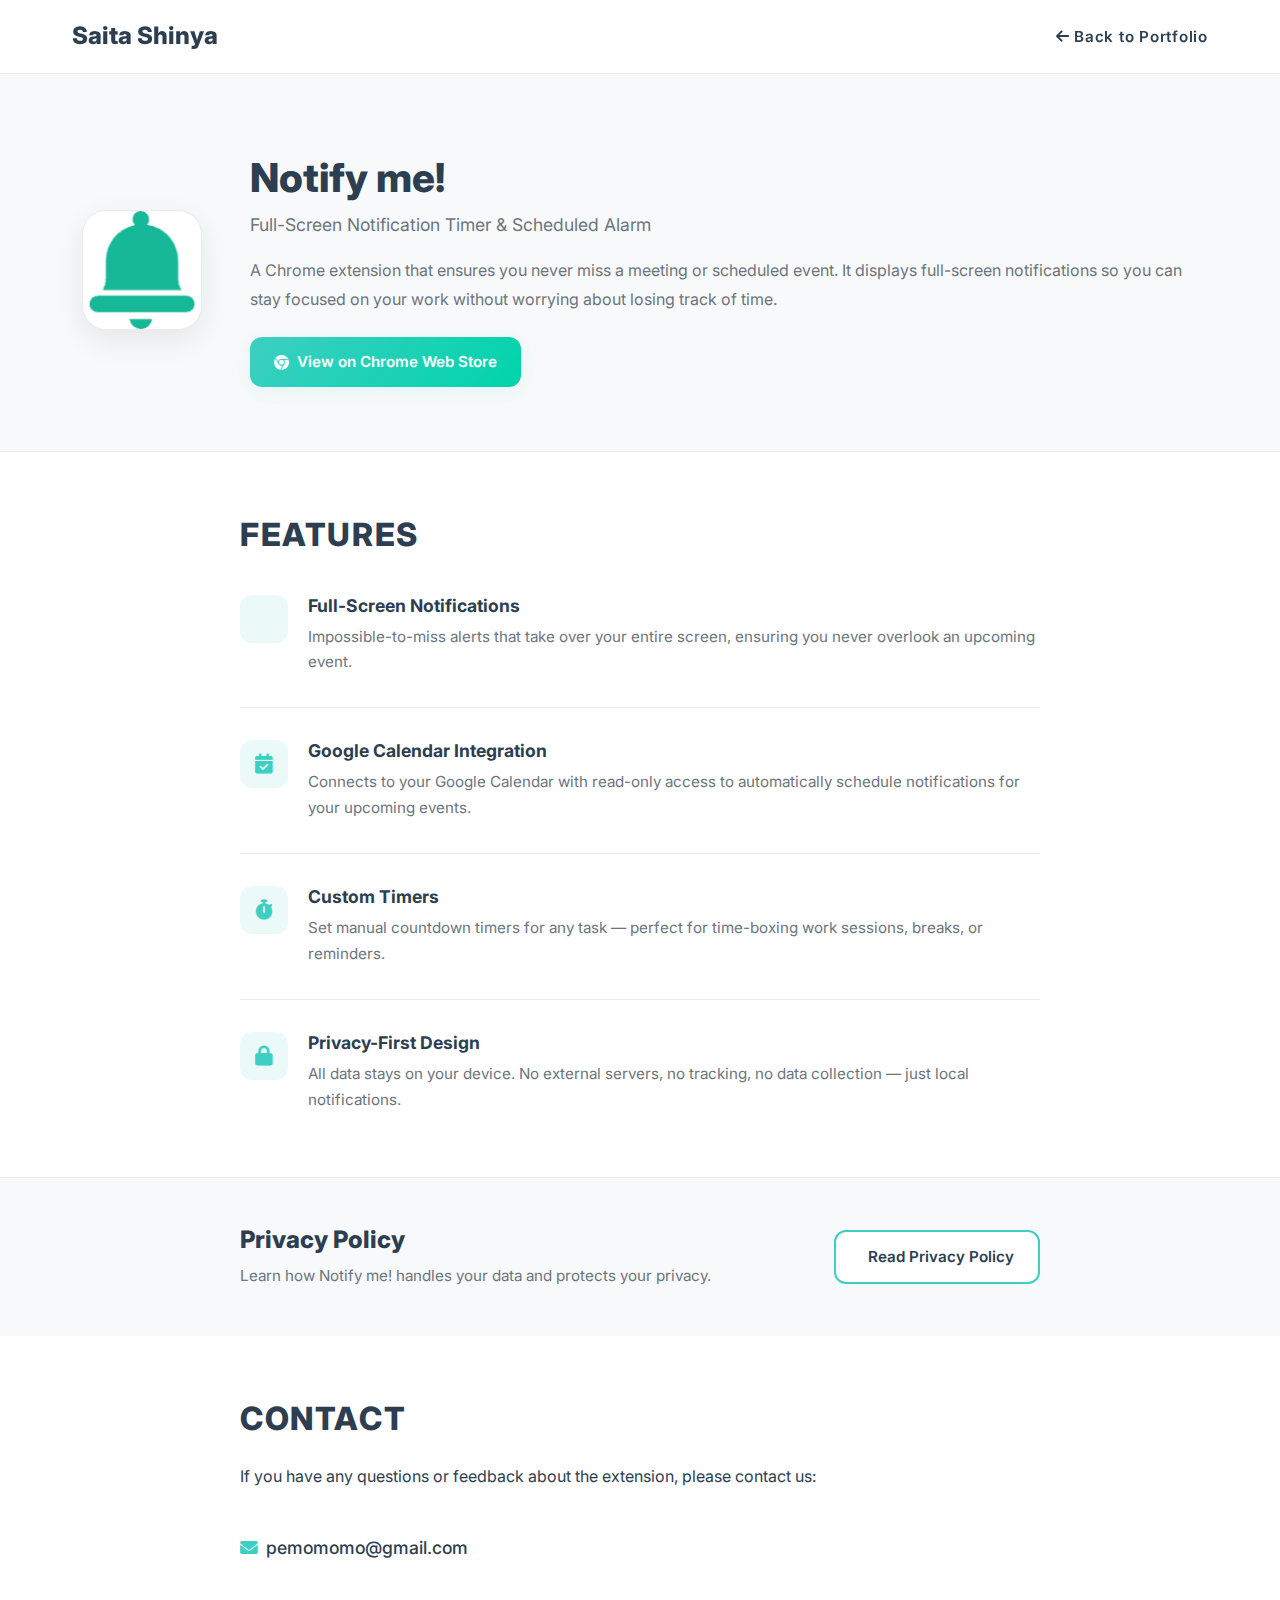
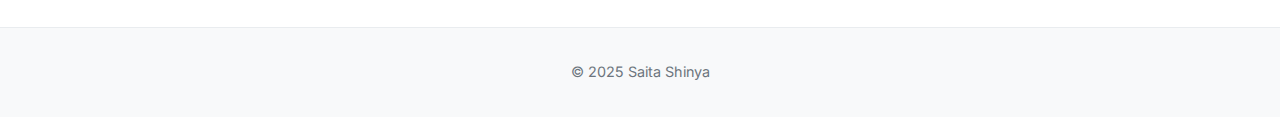
<file: chrome/notify-me/index.html>
<!DOCTYPE html>
<html lang="en">
<head>
    <meta charset="UTF-8">
    <meta name="viewport" content="width=device-width, initial-scale=1.0">
    <title>Notify me! - Full-Screen Notification Timer & Scheduled Alarm</title>
    <link href="https://cdn.jsdelivr.net/npm/bootstrap@5.3.0/dist/css/bootstrap.min.css" rel="stylesheet">
    <link href="https://cdnjs.cloudflare.com/ajax/libs/font-awesome/6.0.0/css/all.min.css" rel="stylesheet">
    <link href="https://fonts.googleapis.com/css2?family=Inter:wght@300;400;500;600;700;800;900&display=swap" rel="stylesheet">
    <style>
        :root {
            --primary-color: #3dcfc2;
            --primary-dark: #2bb8ac;
            --primary-light: #5dd8cd;
            --secondary-color: #6c757d;
            --dark-color: #2c3e50;
            --light-color: #f8f9fa;
            --white-color: #ffffff;
            --gradient-primary: linear-gradient(135deg, #3dcfc2 0%, #00d4aa 100%);
            --shadow-light: 0 4px 20px rgba(61, 207, 194, 0.1);
            --shadow-medium: 0 8px 30px rgba(61, 207, 194, 0.15);
            --shadow-card: 0 10px 30px rgba(0, 0, 0, 0.08);
            --transition: all 0.4s cubic-bezier(0.4, 0, 0.2, 1);
        }

        * {
            margin: 0;
            padding: 0;
            box-sizing: border-box;
        }

        body {
            font-family: 'Inter', -apple-system, BlinkMacSystemFont, 'Segoe UI', Roboto, sans-serif;
            line-height: 1.7;
            color: var(--dark-color);
            background-color: #ffffff;
        }

        /* Header */
        .site-header {
            background: rgba(255, 255, 255, 0.95);
            backdrop-filter: blur(10px);
            border-bottom: 1px solid #e9ecef;
        }

        .header-container {
            max-width: 1200px;
            margin: 0 auto;
            padding: 1rem 2rem;
            display: flex;
            justify-content: space-between;
            align-items: center;
        }

        .header-brand {
            font-size: 1.5rem;
            font-weight: 800;
        }

        .brand-link {
            color: #2c3e50;
            text-decoration: none;
            transition: var(--transition);
        }

        .brand-link:hover {
            color: var(--primary-color);
        }

        .header-nav-link {
            color: #2c3e50;
            text-decoration: none;
            font-weight: 600;
            font-size: 0.95rem;
            letter-spacing: 0.05em;
            transition: var(--transition);
        }

        .header-nav-link:hover {
            color: var(--primary-color);
        }

        /* App Hero */
        .app-hero {
            padding: 5rem 0 4rem;
            background: var(--light-color);
            border-bottom: 1px solid #e9ecef;
        }

        .app-hero-content {
            display: flex;
            align-items: center;
            gap: 3rem;
        }

        .app-icon {
            width: 120px;
            height: 120px;
            flex-shrink: 0;
            border-radius: 24px;
            overflow: hidden;
            box-shadow: var(--shadow-card);
            border: 1px solid #e9ecef;
            background: #ffffff;
        }

        .app-icon img {
            width: 100%;
            height: 100%;
            object-fit: contain;
        }

        .app-info h1 {
            font-size: 2.5rem;
            font-weight: 800;
            color: var(--dark-color);
            margin-bottom: 0.5rem;
        }

        .app-subtitle {
            font-size: 1.1rem;
            color: var(--secondary-color);
            margin-bottom: 1rem;
        }

        .app-description {
            font-size: 1rem;
            line-height: 1.8;
            color: var(--secondary-color);
            margin-bottom: 1.5rem;
        }

        .app-buttons {
            display: flex;
            gap: 1rem;
            flex-wrap: wrap;
        }

        .btn-cws {
            display: inline-flex;
            align-items: center;
            gap: 0.5rem;
            background: var(--gradient-primary);
            color: #ffffff;
            text-decoration: none;
            padding: 0.75rem 1.5rem;
            border-radius: 12px;
            font-weight: 600;
            font-size: 0.95rem;
            transition: var(--transition);
            box-shadow: var(--shadow-light);
        }

        .btn-cws:hover {
            color: #ffffff;
            transform: translateY(-2px);
            box-shadow: var(--shadow-medium);
        }

        /* Features */
        .features-section {
            padding: 4rem 0;
        }

        .features-content {
            max-width: 800px;
            margin: 0 auto;
        }

        .features-title {
            font-size: 2rem;
            font-weight: 800;
            color: var(--dark-color);
            margin-bottom: 2.5rem;
            letter-spacing: 0.05em;
        }

        .feature-item {
            display: flex;
            gap: 1.25rem;
            margin-bottom: 2rem;
            padding-bottom: 2rem;
            border-bottom: 1px solid #e9ecef;
        }

        .feature-item:last-child {
            border-bottom: none;
            margin-bottom: 0;
            padding-bottom: 0;
        }

        .feature-icon {
            flex-shrink: 0;
            width: 48px;
            height: 48px;
            border-radius: 12px;
            background: rgba(61, 207, 194, 0.1);
            display: flex;
            align-items: center;
            justify-content: center;
        }

        .feature-icon i {
            font-size: 1.25rem;
            color: var(--primary-color);
        }

        .feature-text h3 {
            font-size: 1.1rem;
            font-weight: 700;
            color: var(--dark-color);
            margin-bottom: 0.5rem;
        }

        .feature-text p {
            font-size: 0.95rem;
            line-height: 1.7;
            color: var(--secondary-color);
            margin: 0;
        }

        /* Privacy Policy Link */
        .policy-link-section {
            padding: 3rem 0;
            background: var(--light-color);
            border-top: 1px solid #e9ecef;
        }

        .policy-link-content {
            max-width: 800px;
            margin: 0 auto;
            display: flex;
            align-items: center;
            justify-content: space-between;
            gap: 2rem;
        }

        .policy-link-text h2 {
            font-size: 1.5rem;
            font-weight: 800;
            color: var(--dark-color);
            margin-bottom: 0.5rem;
        }

        .policy-link-text p {
            font-size: 0.95rem;
            color: var(--secondary-color);
            margin: 0;
        }

        .btn-policy {
            display: inline-flex;
            align-items: center;
            gap: 0.5rem;
            background: #ffffff;
            color: var(--dark-color);
            text-decoration: none;
            padding: 0.75rem 1.5rem;
            border-radius: 12px;
            font-weight: 600;
            font-size: 0.95rem;
            transition: var(--transition);
            border: 2px solid var(--primary-color);
            white-space: nowrap;
        }

        .btn-policy i {
            color: var(--primary-color);
        }

        .btn-policy:hover {
            background: var(--primary-color);
            color: #ffffff;
            transform: translateY(-2px);
            box-shadow: var(--shadow-medium);
        }

        .btn-policy:hover i {
            color: #ffffff;
        }

        /* Contact */
        .contact-section {
            padding: 4rem 0;
        }

        .contact-content {
            max-width: 800px;
            margin: 0 auto;
        }

        .contact-title {
            font-size: 2rem;
            font-weight: 800;
            color: var(--dark-color);
            margin-bottom: 1.5rem;
            letter-spacing: 0.05em;
        }

        .contact-email {
            display: inline-flex;
            align-items: center;
            gap: 0.5rem;
            color: var(--dark-color);
            text-decoration: none;
            font-size: 1.1rem;
            font-weight: 500;
            transition: var(--transition);
        }

        .contact-email i {
            color: var(--primary-color);
        }

        .contact-email:hover {
            color: var(--primary-color);
        }

        /* Footer */
        footer {
            background: var(--light-color);
            color: var(--secondary-color);
            text-align: center;
            padding: 2rem 0;
            border-top: 1px solid #e9ecef;
        }

        footer p {
            margin: 0;
            font-size: 0.9rem;
            font-weight: 400;
        }

        /* Responsive */
        @media (max-width: 768px) {
            .header-container {
                padding: 1rem;
            }

            .app-hero {
                padding: 3rem 0;
            }

            .app-hero-content {
                flex-direction: column;
                text-align: center;
                gap: 1.5rem;
            }

            .app-icon {
                width: 96px;
                height: 96px;
                border-radius: 20px;
            }

            .app-info h1 {
                font-size: 2rem;
            }

            .app-subtitle {
                font-size: 1rem;
            }

            .app-buttons {
                justify-content: center;
            }

            .features-title {
                font-size: 1.75rem;
            }

            .features-section {
                padding: 3rem 0;
            }

            .policy-link-content {
                flex-direction: column;
                text-align: center;
            }

            .contact-section {
                padding: 3rem 0;
            }
        }

        @media (max-width: 576px) {
            .header-container {
                flex-direction: column;
                gap: 0.75rem;
                padding: 0.75rem;
            }

            .app-hero {
                padding: 2rem 0;
            }

            .app-icon {
                width: 80px;
                height: 80px;
                border-radius: 16px;
            }

            .app-info h1 {
                font-size: 1.5rem;
            }

            .app-subtitle {
                font-size: 0.9rem;
            }

            .app-description {
                font-size: 0.9rem;
            }

            .btn-cws,
            .btn-policy {
                font-size: 0.85rem;
                padding: 0.6rem 1.2rem;
            }

            .features-title {
                font-size: 1.5rem;
            }

            .feature-item {
                gap: 1rem;
            }

            .feature-icon {
                width: 40px;
                height: 40px;
                border-radius: 10px;
            }

            .feature-icon i {
                font-size: 1rem;
            }

            .feature-text h3 {
                font-size: 1rem;
            }

            .feature-text p {
                font-size: 0.9rem;
            }

            .policy-link-text h2 {
                font-size: 1.25rem;
            }

            .contact-title {
                font-size: 1.5rem;
            }
        }
    </style>
</head>
<body>
    <!-- Header -->
    <header class="site-header">
        <div class="header-container">
            <div class="header-brand">
                <a href="/index.html" class="brand-link">Saita Shinya</a>
            </div>
            <nav>
                <a href="/index.html" class="header-nav-link">
                    <i class="fas fa-arrow-left"></i> Back to Portfolio
                </a>
            </nav>
        </div>
    </header>

    <!-- App Hero -->
    <section class="app-hero">
        <div class="container">
            <div class="app-hero-content">
                <div class="app-icon">
                    <img src="/img/works/notify-me.png" alt="Notify me! icon">
                </div>
                <div class="app-info">
                    <h1>Notify me!</h1>
                    <p class="app-subtitle">Full-Screen Notification Timer & Scheduled Alarm</p>
                    <p class="app-description">
                        A Chrome extension that ensures you never miss a meeting or scheduled event.
                        It displays full-screen notifications so you can stay focused on your work
                        without worrying about losing track of time.
                    </p>
                    <div class="app-buttons">
                        <a href="https://chromewebstore.google.com/detail/notify-me/mbdbpcheokpifdgllibffdcpefngijfk" target="_blank" class="btn-cws">
                            <i class="fab fa-chrome"></i> View on Chrome Web Store
                        </a>
                    </div>
                </div>
            </div>
        </div>
    </section>

    <!-- Features -->
    <section class="features-section">
        <div class="container">
            <div class="features-content">
                <h2 class="features-title">FEATURES</h2>

                <div class="feature-item">
                    <div class="feature-icon">
                        <i class="fas fa-display"></i>
                    </div>
                    <div class="feature-text">
                        <h3>Full-Screen Notifications</h3>
                        <p>Impossible-to-miss alerts that take over your entire screen, ensuring you never overlook an upcoming event.</p>
                    </div>
                </div>

                <div class="feature-item">
                    <div class="feature-icon">
                        <i class="fas fa-calendar-check"></i>
                    </div>
                    <div class="feature-text">
                        <h3>Google Calendar Integration</h3>
                        <p>Connects to your Google Calendar with read-only access to automatically schedule notifications for your upcoming events.</p>
                    </div>
                </div>

                <div class="feature-item">
                    <div class="feature-icon">
                        <i class="fas fa-stopwatch"></i>
                    </div>
                    <div class="feature-text">
                        <h3>Custom Timers</h3>
                        <p>Set manual countdown timers for any task — perfect for time-boxing work sessions, breaks, or reminders.</p>
                    </div>
                </div>

                <div class="feature-item">
                    <div class="feature-icon">
                        <i class="fas fa-lock"></i>
                    </div>
                    <div class="feature-text">
                        <h3>Privacy-First Design</h3>
                        <p>All data stays on your device. No external servers, no tracking, no data collection — just local notifications.</p>
                    </div>
                </div>
            </div>
        </div>
    </section>

    <!-- Privacy Policy Link -->
    <section class="policy-link-section">
        <div class="container">
            <div class="policy-link-content">
                <div class="policy-link-text">
                    <h2>Privacy Policy</h2>
                    <p>Learn how Notify me! handles your data and protects your privacy.</p>
                </div>
                <a href="/chrome/notify-me/privacy.html" class="btn-policy">
                    <i class="fas fa-shield-halved"></i> Read Privacy Policy
                </a>
            </div>
        </div>
    </section>

    <!-- Contact -->
    <section class="contact-section">
        <div class="container">
            <div class="contact-content">
                <h2 class="contact-title">CONTACT</h2>
                <p>If you have any questions or feedback about the extension, please contact us:</p>
                <br>
                <a href="mailto:pemomomo@gmail.com" class="contact-email">
                    <i class="fas fa-envelope"></i> pemomomo@gmail.com
                </a>
            </div>
        </div>
    </section>

    <!-- Footer -->
    <footer>
        <div class="container">
            <p>&copy; 2025 Saita Shinya</p>
        </div>
    </footer>
</body>
</html>
</file>
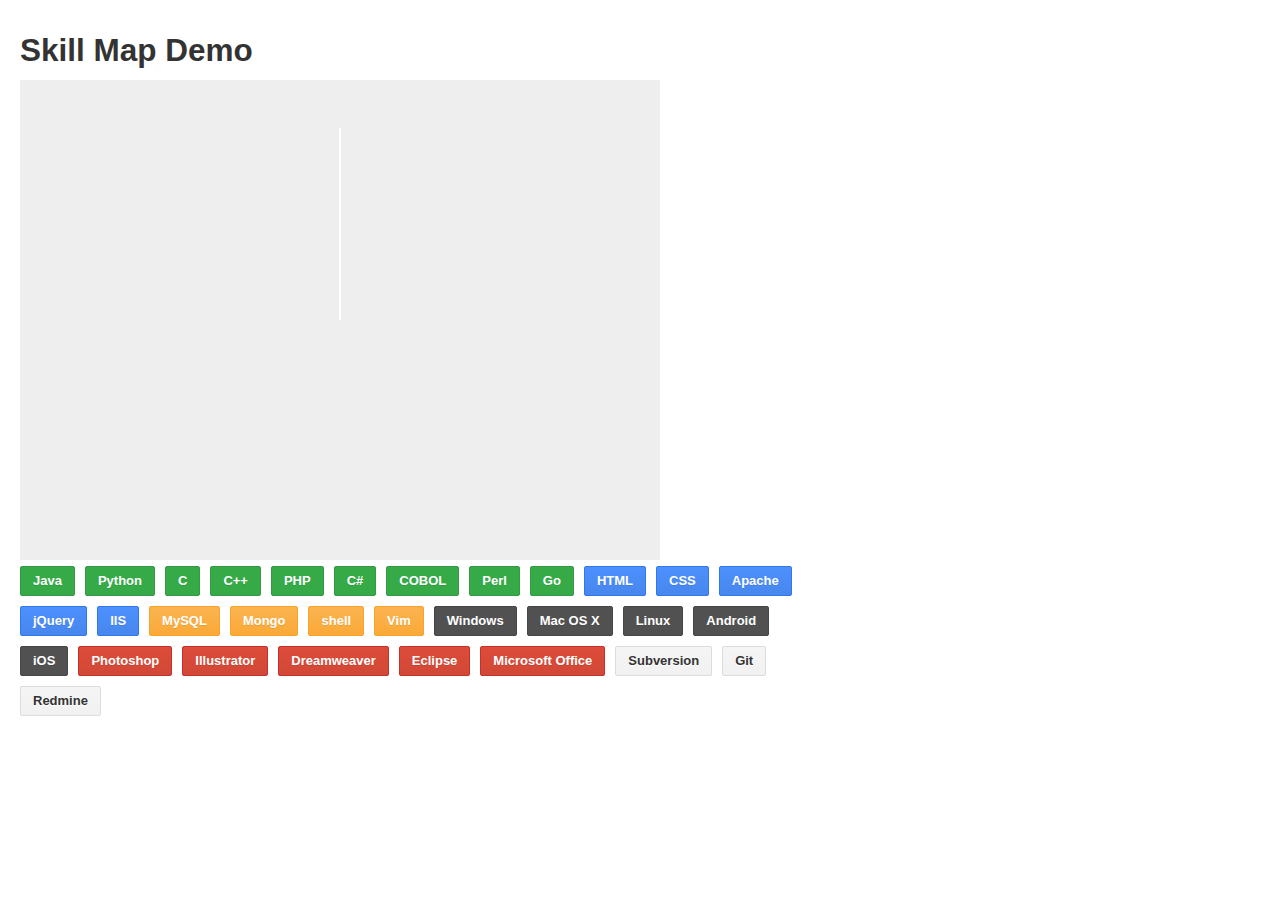
<file: demos/skill-map.html>
<!DOCTYPE html>
<html lang="ja">
<head>
	<meta charset="utf-8">
	<meta name="viewport" content="width=device-width,initial-scale=1.0,user-scalable=no,minimum-scale=0.25,maximum-scale=2" />

	<title>Skill Map Sample</title>

	<link rel="stylesheet" href="/css/demo/skill-map/bootstrap.min.css">
	<link rel="stylesheet" href="/css/demo/skill-map/bootstrap-responsive.min.css">
	<link rel="stylesheet" href="/css/demo/skill-map/todc-bootstrap.css">
	<link rel="stylesheet" href="/css/demo/skill-map/join.css">
	<link rel="stylesheet" href="/css/demo/skill-map/skill_map.css">

	<script src="/js/demo/skill-map/jquery-1.9.1.min.js"></script>
	<script src="/js/demo/skill-map/bootstrap.min.js"></script>
	<script src="/js/demo/skill-map/d3.min.js"></script>
	<script src="/js/demo/skill-map/skill_data.js"></script>
	<script src="/js/demo/skill-map/skill_map.js"></script>
</head>
<body>

	<div class="container-fluid root">
		<div id="content">

		<h2>Skill Map Demo</h2>

			<div class="row-fluid">
				<div class="span8" id="canvas"></div>
				<div class="span4" id="selected"></div>
			</div>

			<div class="row-fluid">
				<div class="span8" id="skills"></div>
			</div>

		</div>
	</div>

</body>
</html>
</file>
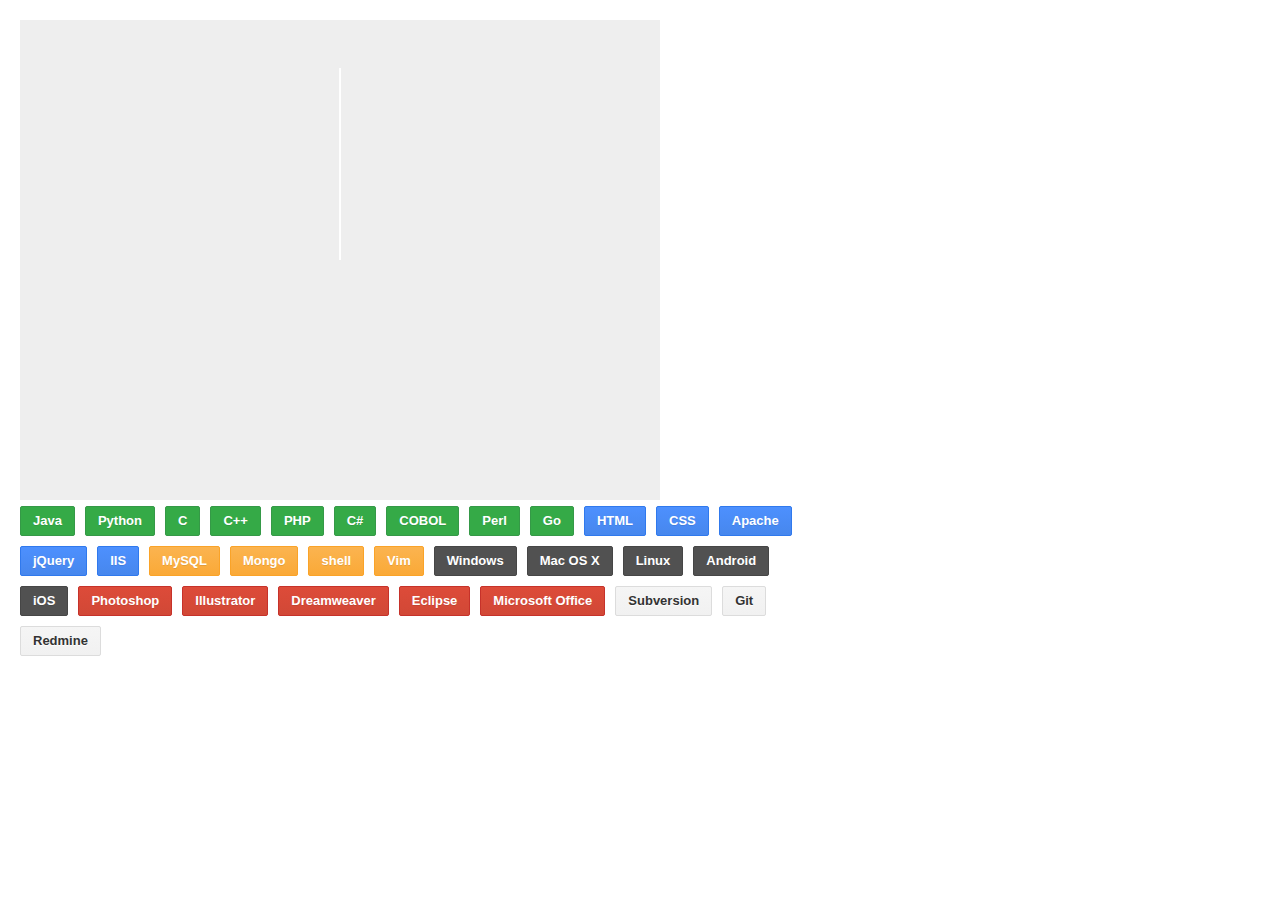
<file: demos/skill_map.html>
<!DOCTYPE html>
<html lang="ja">
<head>
	<meta charset="utf-8">
	<meta name="viewport" content="width=device-width,initial-scale=1.0,user-scalable=no,minimum-scale=0.25,maximum-scale=2" />

	<title>Skill Map Sample</title>

	<link rel="stylesheet" href="/css/bootstrap.min.css">
	<link rel="stylesheet" href="/css/bootstrap-responsive.min.css">
	<link rel="stylesheet" href="/css/todc-bootstrap.css">
	<link rel="stylesheet" href="/css/join.css">
	<link rel="stylesheet" href="/css/sample/skill_map.css">

	<script src="/js/jquery-1.9.1.min.js"></script>
	<script src="/js/bootstrap.min.js"></script>
	<script src="/js/d3.min.js"></script>
	<script src="/js/sample/skill_data.js"></script>
	<script src="/js/sample/skill_map.js"></script>
</head>
<body>

	<div class="container-fluid root">
		<div id="content">
			<div class="row-fluid">
				<div class="span8" id="canvas"></div>
				<div class="span4" id="selected"></div>
			</div>

			<div class="row-fluid">
				<div class="span8" id="skills"></div>
			</div>

		</div>
	</div>

</body>
</html>
</file>
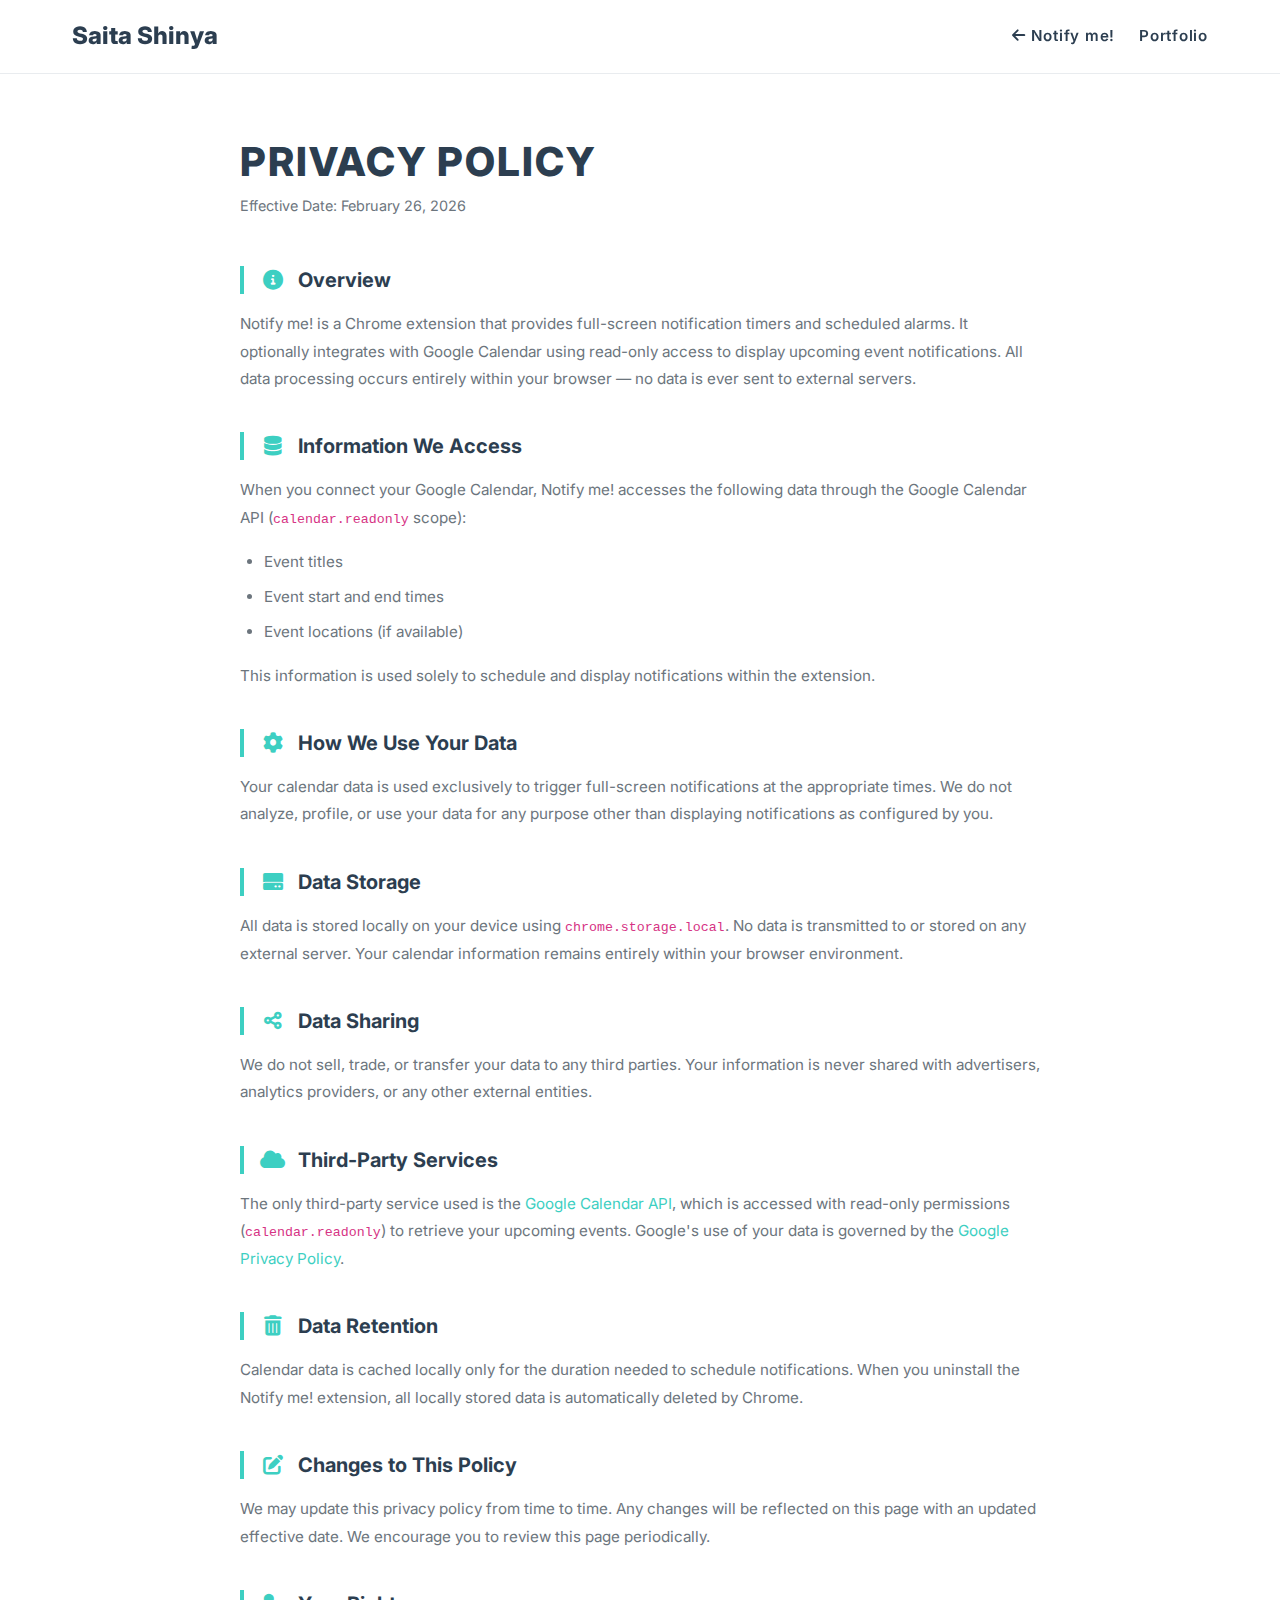
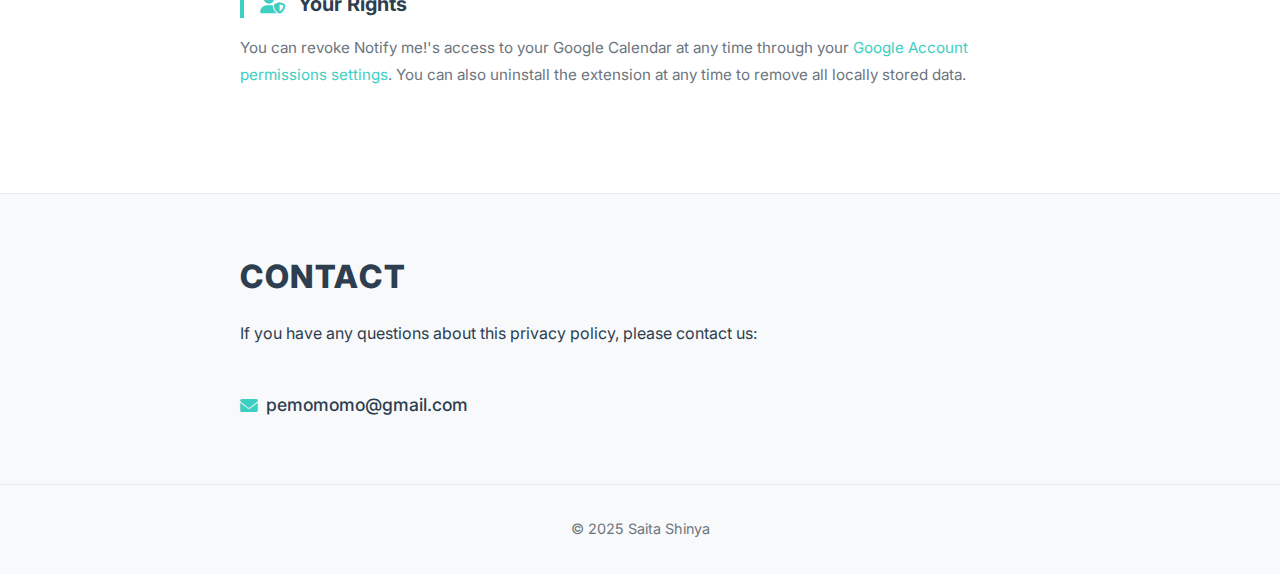
<file: chrome/notify-me/privacy.html>
<!DOCTYPE html>
<html lang="en">
<head>
    <meta charset="UTF-8">
    <meta name="viewport" content="width=device-width, initial-scale=1.0">
    <title>Privacy Policy - Notify me!</title>
    <link href="https://cdn.jsdelivr.net/npm/bootstrap@5.3.0/dist/css/bootstrap.min.css" rel="stylesheet">
    <link href="https://cdnjs.cloudflare.com/ajax/libs/font-awesome/6.0.0/css/all.min.css" rel="stylesheet">
    <link href="https://fonts.googleapis.com/css2?family=Inter:wght@300;400;500;600;700;800;900&display=swap" rel="stylesheet">
    <style>
        :root {
            --primary-color: #3dcfc2;
            --primary-dark: #2bb8ac;
            --primary-light: #5dd8cd;
            --secondary-color: #6c757d;
            --dark-color: #2c3e50;
            --light-color: #f8f9fa;
            --white-color: #ffffff;
            --gradient-primary: linear-gradient(135deg, #3dcfc2 0%, #00d4aa 100%);
            --shadow-light: 0 4px 20px rgba(61, 207, 194, 0.1);
            --shadow-medium: 0 8px 30px rgba(61, 207, 194, 0.15);
            --shadow-card: 0 10px 30px rgba(0, 0, 0, 0.08);
            --transition: all 0.4s cubic-bezier(0.4, 0, 0.2, 1);
        }

        * {
            margin: 0;
            padding: 0;
            box-sizing: border-box;
        }

        body {
            font-family: 'Inter', -apple-system, BlinkMacSystemFont, 'Segoe UI', Roboto, sans-serif;
            line-height: 1.7;
            color: var(--dark-color);
            background-color: #ffffff;
        }

        /* Header */
        .site-header {
            background: rgba(255, 255, 255, 0.95);
            backdrop-filter: blur(10px);
            border-bottom: 1px solid #e9ecef;
        }

        .header-container {
            max-width: 1200px;
            margin: 0 auto;
            padding: 1rem 2rem;
            display: flex;
            justify-content: space-between;
            align-items: center;
        }

        .header-brand {
            font-size: 1.5rem;
            font-weight: 800;
        }

        .brand-link {
            color: #2c3e50;
            text-decoration: none;
            transition: var(--transition);
        }

        .brand-link:hover {
            color: var(--primary-color);
        }

        .header-nav-link {
            color: #2c3e50;
            text-decoration: none;
            font-weight: 600;
            font-size: 0.95rem;
            letter-spacing: 0.05em;
            transition: var(--transition);
        }

        .header-nav-link:hover {
            color: var(--primary-color);
        }

        /* App Hero */
        .app-hero {
            padding: 5rem 0 4rem;
            background: var(--light-color);
            border-bottom: 1px solid #e9ecef;
        }

        .app-hero-content {
            display: flex;
            align-items: center;
            gap: 3rem;
        }

        .app-icon {
            width: 120px;
            height: 120px;
            flex-shrink: 0;
            border-radius: 24px;
            overflow: hidden;
            box-shadow: var(--shadow-card);
            border: 1px solid #e9ecef;
            background: #ffffff;
        }

        .app-icon img {
            width: 100%;
            height: 100%;
            object-fit: contain;
        }

        .app-info h1 {
            font-size: 2.5rem;
            font-weight: 800;
            color: var(--dark-color);
            margin-bottom: 0.5rem;
        }

        .app-subtitle {
            font-size: 1.1rem;
            color: var(--secondary-color);
            margin-bottom: 1rem;
        }

        .app-description {
            font-size: 1rem;
            line-height: 1.8;
            color: var(--secondary-color);
            margin-bottom: 1.5rem;
        }

        .btn-cws {
            display: inline-flex;
            align-items: center;
            gap: 0.5rem;
            background: var(--gradient-primary);
            color: #ffffff;
            text-decoration: none;
            padding: 0.75rem 1.5rem;
            border-radius: 12px;
            font-weight: 600;
            font-size: 0.95rem;
            transition: var(--transition);
            box-shadow: var(--shadow-light);
        }

        .btn-cws:hover {
            color: #ffffff;
            transform: translateY(-2px);
            box-shadow: var(--shadow-medium);
        }

        /* Privacy Policy */
        .policy-section {
            padding: 4rem 0;
        }

        .policy-content {
            max-width: 800px;
            margin: 0 auto;
        }

        .policy-title {
            font-size: 2.5rem;
            font-weight: 800;
            color: var(--dark-color);
            margin-bottom: 0.5rem;
            letter-spacing: 0.05em;
        }

        .policy-effective {
            font-size: 0.9rem;
            color: var(--secondary-color);
            margin-bottom: 3rem;
        }

        .policy-subsection {
            margin-bottom: 2.5rem;
        }

        .policy-subsection h3 {
            font-size: 1.25rem;
            font-weight: 700;
            color: var(--dark-color);
            margin-bottom: 1rem;
            padding-left: 1rem;
            border-left: 4px solid var(--primary-color);
            line-height: 1.4;
        }

        .policy-subsection h3 i {
            color: var(--primary-color);
            margin-right: 0.5rem;
            width: 1.25em;
            text-align: center;
        }

        .policy-subsection p,
        .policy-subsection ul {
            font-size: 0.95rem;
            line-height: 1.8;
            color: var(--secondary-color);
        }

        .policy-subsection ul {
            padding-left: 1.5rem;
            margin-bottom: 1rem;
        }

        .policy-subsection ul li {
            margin-bottom: 0.5rem;
        }

        .policy-subsection a {
            color: var(--primary-color);
            text-decoration: none;
            transition: var(--transition);
        }

        .policy-subsection a:hover {
            color: var(--primary-dark);
            text-decoration: underline;
        }

        /* Contact */
        .contact-section {
            padding: 4rem 0;
            background: var(--light-color);
            border-top: 1px solid #e9ecef;
        }

        .contact-content {
            max-width: 800px;
            margin: 0 auto;
        }

        .contact-title {
            font-size: 2rem;
            font-weight: 800;
            color: var(--dark-color);
            margin-bottom: 1.5rem;
            letter-spacing: 0.05em;
        }

        .contact-email {
            display: inline-flex;
            align-items: center;
            gap: 0.5rem;
            color: var(--dark-color);
            text-decoration: none;
            font-size: 1.1rem;
            font-weight: 500;
            transition: var(--transition);
        }

        .contact-email i {
            color: var(--primary-color);
        }

        .contact-email:hover {
            color: var(--primary-color);
        }

        /* Footer */
        footer {
            background: var(--light-color);
            color: var(--secondary-color);
            text-align: center;
            padding: 2rem 0;
            border-top: 1px solid #e9ecef;
        }

        footer p {
            margin: 0;
            font-size: 0.9rem;
            font-weight: 400;
        }

        /* Responsive */
        @media (max-width: 768px) {
            .header-container {
                padding: 1rem;
            }

            .app-hero {
                padding: 3rem 0;
            }

            .app-hero-content {
                flex-direction: column;
                text-align: center;
                gap: 1.5rem;
            }

            .app-icon {
                width: 96px;
                height: 96px;
                border-radius: 20px;
            }

            .app-info h1 {
                font-size: 2rem;
            }

            .app-subtitle {
                font-size: 1rem;
            }

            .policy-title {
                font-size: 2rem;
            }

            .policy-section {
                padding: 3rem 0;
            }

            .contact-section {
                padding: 3rem 0;
            }
        }

        @media (max-width: 576px) {
            .header-container {
                flex-direction: column;
                gap: 0.75rem;
                padding: 0.75rem;
            }

            .app-hero {
                padding: 2rem 0;
            }

            .app-icon {
                width: 80px;
                height: 80px;
                border-radius: 16px;
            }

            .app-info h1 {
                font-size: 1.5rem;
            }

            .app-subtitle {
                font-size: 0.9rem;
            }

            .app-description {
                font-size: 0.9rem;
            }

            .btn-cws {
                font-size: 0.85rem;
                padding: 0.6rem 1.2rem;
            }

            .policy-title {
                font-size: 1.5rem;
            }

            .policy-subsection h3 {
                font-size: 1.1rem;
            }

            .policy-subsection p,
            .policy-subsection ul {
                font-size: 0.9rem;
            }

            .contact-title {
                font-size: 1.5rem;
            }
        }
    </style>
</head>
<body>
    <!-- Header -->
    <header class="site-header">
        <div class="header-container">
            <div class="header-brand">
                <a href="/index.html" class="brand-link">Saita Shinya</a>
            </div>
            <nav style="display: flex; gap: 1.5rem; align-items: center;">
                <a href="/chrome/notify-me/" class="header-nav-link">
                    <i class="fas fa-arrow-left"></i> Notify me!
                </a>
                <a href="/index.html" class="header-nav-link">
                    Portfolio
                </a>
            </nav>
        </div>
    </header>

    <!-- Privacy Policy -->
    <section class="policy-section">
        <div class="container">
            <div class="policy-content">
                <h2 class="policy-title">PRIVACY POLICY</h2>
                <p class="policy-effective">Effective Date: February 26, 2026</p>

                <div class="policy-subsection">
                    <h3><i class="fas fa-info-circle"></i> Overview</h3>
                    <p>
                        Notify me! is a Chrome extension that provides full-screen notification timers and scheduled alarms.
                        It optionally integrates with Google Calendar using read-only access to display upcoming event notifications.
                        All data processing occurs entirely within your browser — no data is ever sent to external servers.
                    </p>
                </div>

                <div class="policy-subsection">
                    <h3><i class="fas fa-database"></i> Information We Access</h3>
                    <p>When you connect your Google Calendar, Notify me! accesses the following data through the Google Calendar API (<code>calendar.readonly</code> scope):</p>
                    <ul>
                        <li>Event titles</li>
                        <li>Event start and end times</li>
                        <li>Event locations (if available)</li>
                    </ul>
                    <p>This information is used solely to schedule and display notifications within the extension.</p>
                </div>

                <div class="policy-subsection">
                    <h3><i class="fas fa-cog"></i> How We Use Your Data</h3>
                    <p>
                        Your calendar data is used exclusively to trigger full-screen notifications at the appropriate times.
                        We do not analyze, profile, or use your data for any purpose other than displaying notifications as configured by you.
                    </p>
                </div>

                <div class="policy-subsection">
                    <h3><i class="fas fa-hard-drive"></i> Data Storage</h3>
                    <p>
                        All data is stored locally on your device using <code>chrome.storage.local</code>.
                        No data is transmitted to or stored on any external server.
                        Your calendar information remains entirely within your browser environment.
                    </p>
                </div>

                <div class="policy-subsection">
                    <h3><i class="fas fa-share-nodes"></i> Data Sharing</h3>
                    <p>
                        We do not sell, trade, or transfer your data to any third parties.
                        Your information is never shared with advertisers, analytics providers, or any other external entities.
                    </p>
                </div>

                <div class="policy-subsection">
                    <h3><i class="fas fa-cloud"></i> Third-Party Services</h3>
                    <p>
                        The only third-party service used is the <a href="https://developers.google.com/calendar/api" target="_blank">Google Calendar API</a>,
                        which is accessed with read-only permissions (<code>calendar.readonly</code>) to retrieve your upcoming events.
                        Google's use of your data is governed by the
                        <a href="https://policies.google.com/privacy" target="_blank">Google Privacy Policy</a>.
                    </p>
                </div>

                <div class="policy-subsection">
                    <h3><i class="fas fa-trash-can"></i> Data Retention</h3>
                    <p>
                        Calendar data is cached locally only for the duration needed to schedule notifications.
                        When you uninstall the Notify me! extension, all locally stored data is automatically deleted by Chrome.
                    </p>
                </div>

                <div class="policy-subsection">
                    <h3><i class="fas fa-pen-to-square"></i> Changes to This Policy</h3>
                    <p>
                        We may update this privacy policy from time to time. Any changes will be reflected on this page
                        with an updated effective date. We encourage you to review this page periodically.
                    </p>
                </div>

                <div class="policy-subsection">
                    <h3><i class="fas fa-user-shield"></i> Your Rights</h3>
                    <p>
                        You can revoke Notify me!'s access to your Google Calendar at any time through your
                        <a href="https://myaccount.google.com/permissions" target="_blank">Google Account permissions settings</a>.
                        You can also uninstall the extension at any time to remove all locally stored data.
                    </p>
                </div>
            </div>
        </div>
    </section>

    <!-- Contact -->
    <section class="contact-section">
        <div class="container">
            <div class="contact-content">
                <h2 class="contact-title">CONTACT</h2>
                <p>If you have any questions about this privacy policy, please contact us:</p>
                <br>
                <a href="mailto:pemomomo@gmail.com" class="contact-email">
                    <i class="fas fa-envelope"></i> pemomomo@gmail.com
                </a>
            </div>
        </div>
    </section>

    <!-- Footer -->
    <footer>
        <div class="container">
            <p>&copy; 2025 Saita Shinya</p>
        </div>
    </footer>
</body>
</html>
</file>
<file: css/demo/skill-map/join.css>
@charset "utf-8";

.loco {
	font-size: 14px;
}

.loco-table {
	margin-top: 20px;
}

.loco-title {
	font-size: 20px;
	font-weight: bold;
}

.no-picture {
	text-align: center;
	text-decoration: none;
	width: 128px;
	padding: 20px 0px;
	color: #999999;
	background:#dddddd;
}


.root {
	margin-bottom: 20px;
}
</file>
<file: css/demo/skill-map/skill_map.css>
body {
	margin-top: 20px;
}

#skills a , #selected div {
	margin-right: 10px;
	margin-bottom: 10px;
}
</file>
<file: css/join.css>
@charset "utf-8";

.loco {
	font-size: 14px;
}

.loco-table {
	margin-top: 20px;
}

.loco-title {
	font-size: 20px;
	font-weight: bold;
}

.no-picture {
	text-align: center;
	text-decoration: none;
	width: 128px;
	padding: 20px 0px;
	color: #999999;
	background:#dddddd;
}


.root {
	margin-bottom: 20px;
}
</file>
<file: css/sample/skill_map.css>
body {
	margin-top: 20px;
}

#skills a , #selected div {
	margin-right: 10px;
	margin-bottom: 10px;
}
</file>
